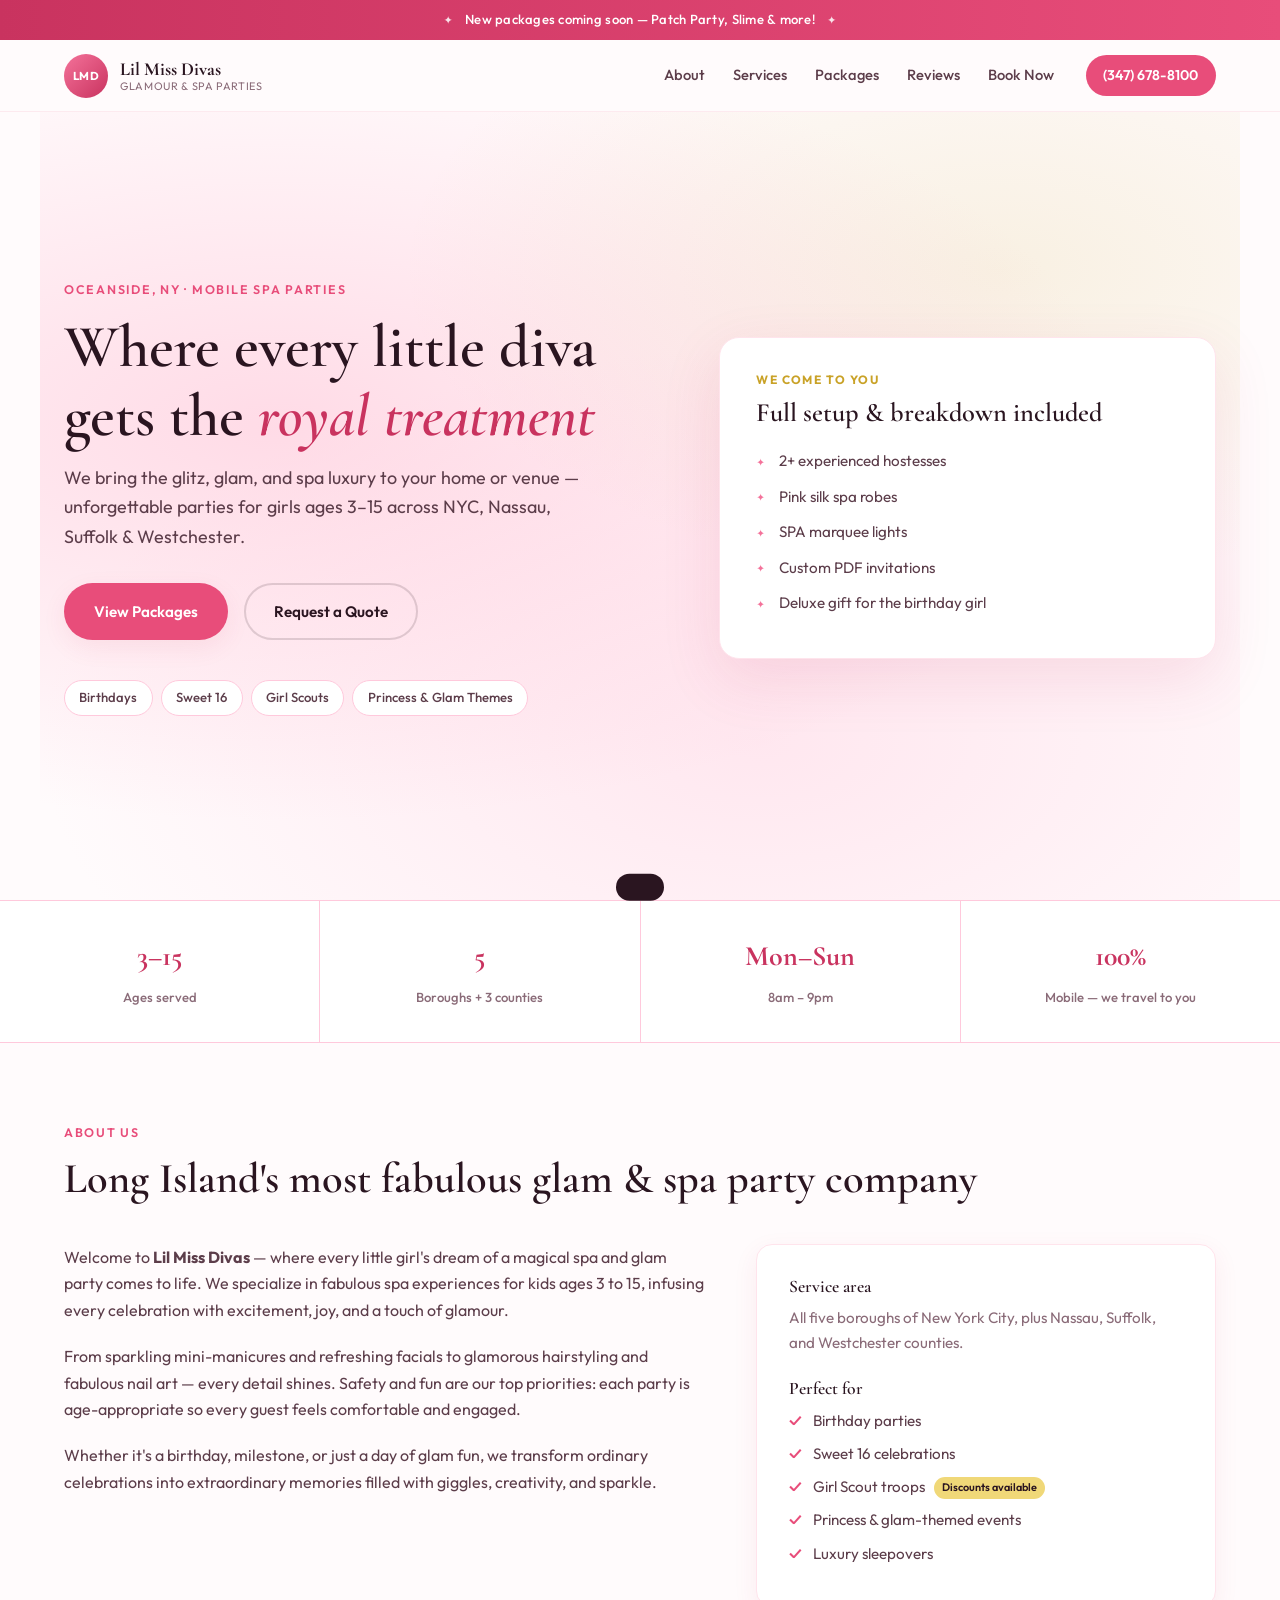
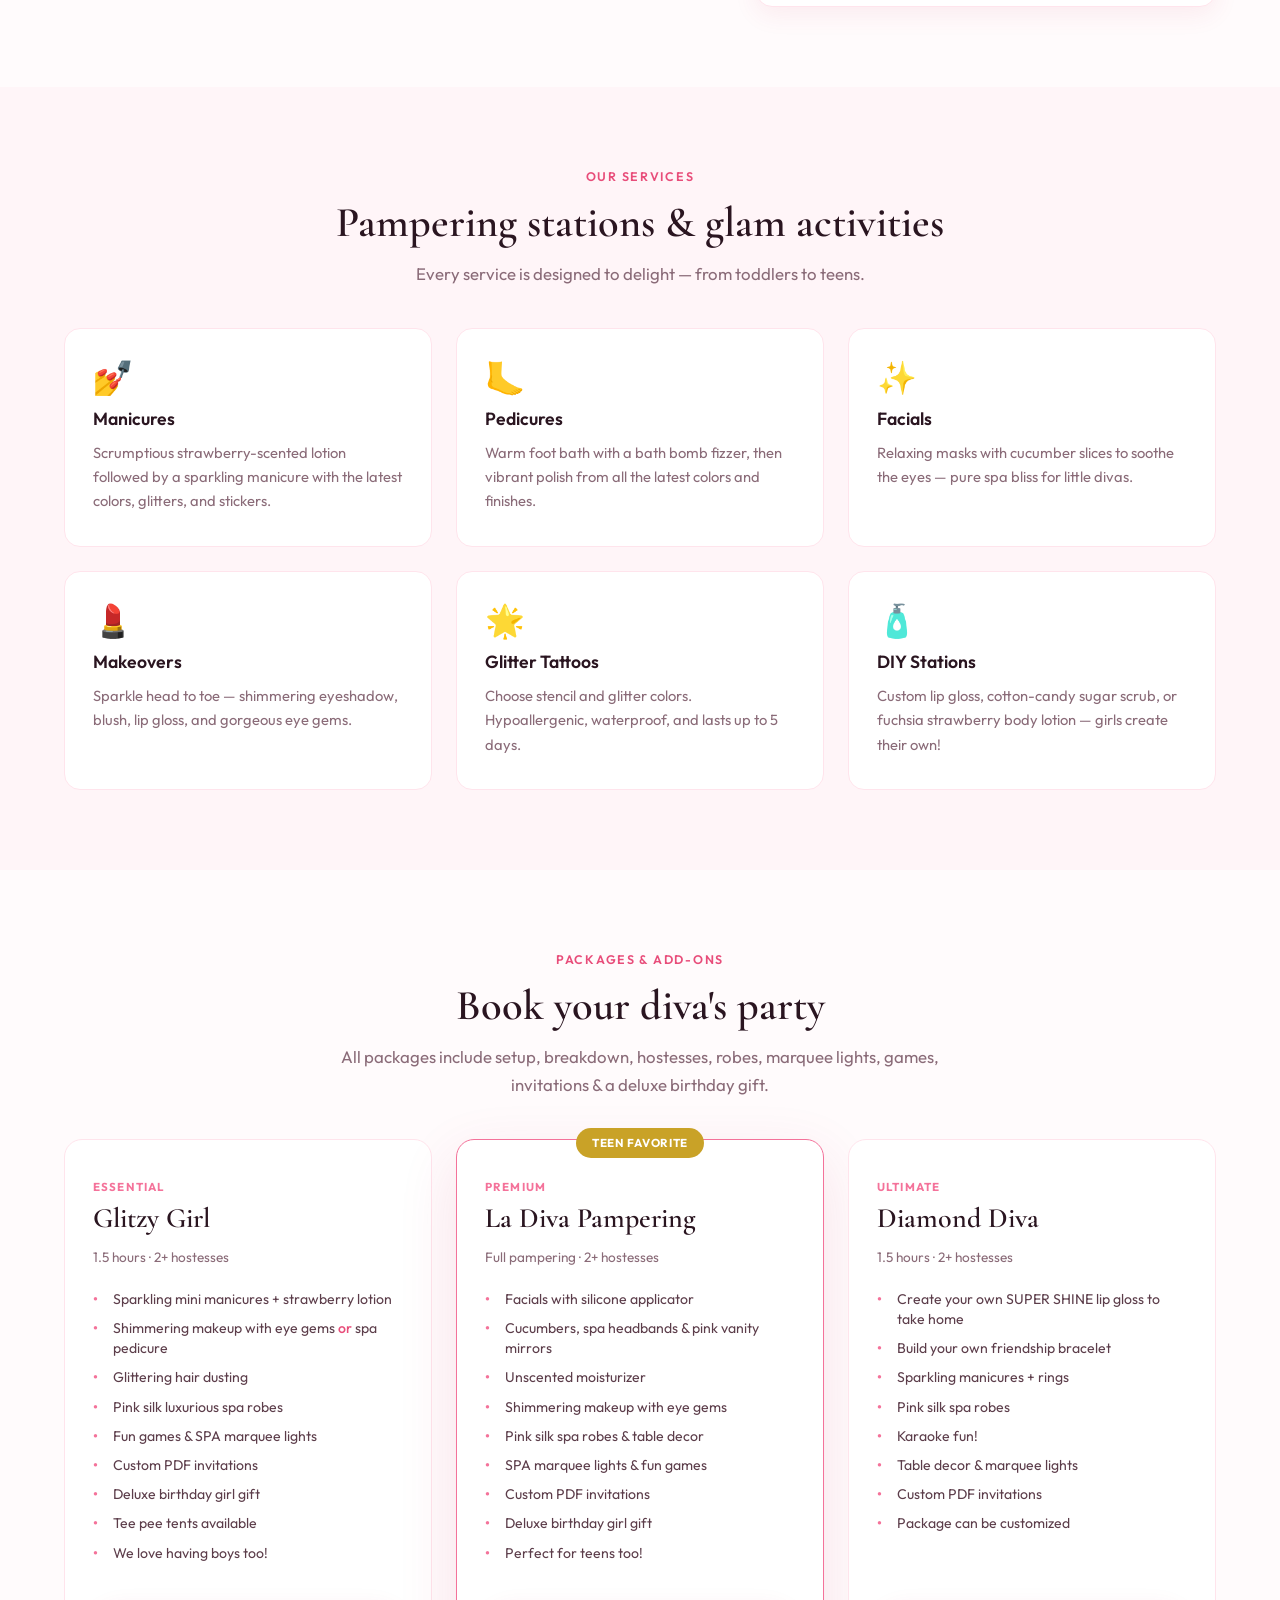
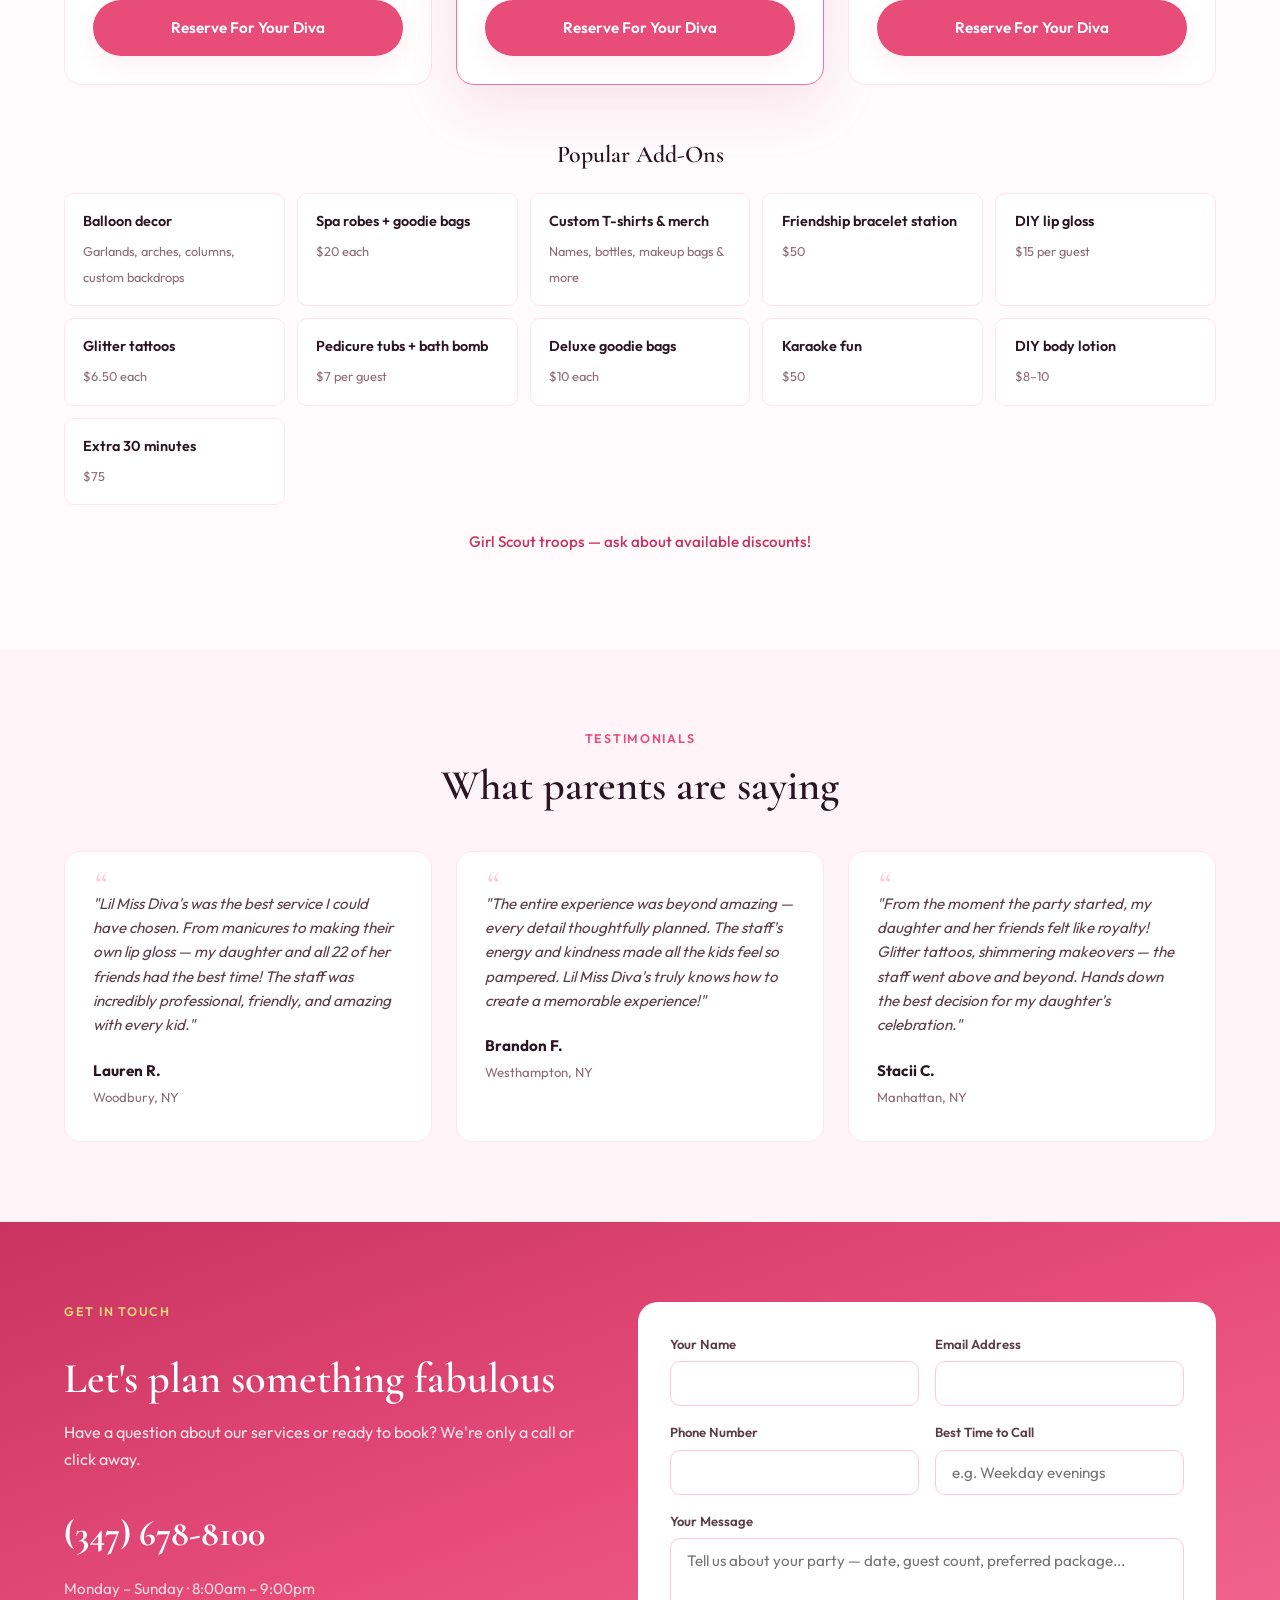
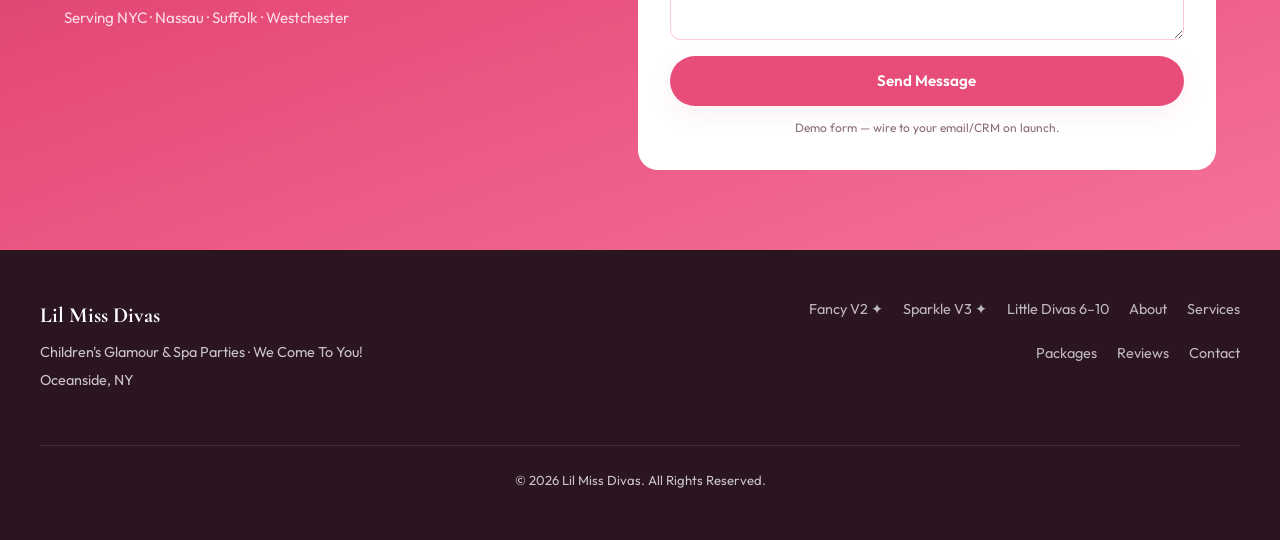
<file: index.html>
<!DOCTYPE html>
<html lang="en">
<head>
  <meta charset="UTF-8" />
  <meta name="viewport" content="width=device-width, initial-scale=1.0" />
  <meta name="description" content="Lil Miss Divas — Long Island's premier mobile glamour & spa parties for girls ages 3–15. We come to you across NYC, Nassau, Suffolk & Westchester." />
  <title>Lil Miss Divas | Glamour & Spa Parties — We Come To You</title>
  <link rel="preconnect" href="https://fonts.googleapis.com" />
  <link rel="preconnect" href="https://fonts.gstatic.com" crossorigin />
  <link href="https://fonts.googleapis.com/css2?family=Cormorant+Garamond:ital,wght@0,500;0,600;0,700;1,500&family=Outfit:wght@300;400;500;600;700&display=swap" rel="stylesheet" />
  <link rel="stylesheet" href="styles.css" />
</head>
<body>
  <div class="announcement" role="status">
    <span class="announcement__sparkle" aria-hidden="true">✦</span>
    New packages coming soon — Patch Party, Slime & more!
    <span class="announcement__sparkle" aria-hidden="true">✦</span>
  </div>

  <header class="header" id="top">
    <div class="header__inner">
      <a class="logo" href="#top">
        <span class="logo__mark">LMD</span>
        <span class="logo__text">
          <strong>Lil Miss Divas</strong>
          <small>Glamour & Spa Parties</small>
        </span>
      </a>
      <button class="nav-toggle" aria-label="Open menu" aria-expanded="false">
        <span></span><span></span><span></span>
      </button>
      <nav class="nav" aria-label="Main">
        <a href="#about">About</a>
        <a href="#services">Services</a>
        <a href="#packages">Packages</a>
        <a href="#reviews">Reviews</a>
        <a href="#contact">Book Now</a>
      </nav>
      <a class="header__cta" href="tel:3476788100">(347) 678-8100</a>
    </div>
  </header>

  <main>
    <section class="hero">
      <div class="hero__bg" aria-hidden="true"></div>
      <div class="hero__content">
        <p class="eyebrow">Oceanside, NY · Mobile Spa Parties</p>
        <h1>Where every little diva gets the <em>royal treatment</em></h1>
        <p class="hero__lead">
          We bring the glitz, glam, and spa luxury to your home or venue — unforgettable parties for girls ages 3–15 across NYC, Nassau, Suffolk & Westchester.
        </p>
        <div class="hero__actions">
          <a class="btn btn--primary" href="#packages">View Packages</a>
          <a class="btn btn--ghost" href="#contact">Request a Quote</a>
        </div>
        <ul class="hero__chips">
          <li>Birthdays</li>
          <li>Sweet 16</li>
          <li>Girl Scouts</li>
          <li>Princess & Glam Themes</li>
        </ul>
      </div>
      <div class="hero__card">
        <div class="hero__card-inner">
          <p class="hero__card-label">We Come To You</p>
          <h2>Full setup & breakdown included</h2>
          <ul>
            <li>2+ experienced hostesses</li>
            <li>Pink silk spa robes</li>
            <li>SPA marquee lights</li>
            <li>Custom PDF invitations</li>
            <li>Deluxe gift for the birthday girl</li>
          </ul>
        </div>
      </div>
    </section>

    <section class="trust">
      <div class="trust__item">
        <span class="trust__num">3–15</span>
        <span class="trust__label">Ages served</span>
      </div>
      <div class="trust__item">
        <span class="trust__num">5</span>
        <span class="trust__label">Boroughs + 3 counties</span>
      </div>
      <div class="trust__item">
        <span class="trust__num">Mon–Sun</span>
        <span class="trust__label">8am – 9pm</span>
      </div>
      <div class="trust__item">
        <span class="trust__num">100%</span>
        <span class="trust__label">Mobile — we travel to you</span>
      </div>
    </section>

    <section class="section" id="about">
      <div class="section__header">
        <p class="eyebrow">About Us</p>
        <h2>Long Island's most fabulous glam & spa party company</h2>
      </div>
      <div class="about-grid">
        <div class="about-grid__text">
          <p>
            Welcome to <strong>Lil Miss Divas</strong> — where every little girl's dream of a magical spa and glam party comes to life. We specialize in fabulous spa experiences for kids ages 3 to 15, infusing every celebration with excitement, joy, and a touch of glamour.
          </p>
          <p>
            From sparkling mini-manicures and refreshing facials to glamorous hairstyling and fabulous nail art — every detail shines. Safety and fun are our top priorities: each party is age-appropriate so every guest feels comfortable and engaged.
          </p>
          <p>
            Whether it's a birthday, milestone, or just a day of glam fun, we transform ordinary celebrations into extraordinary memories filled with giggles, creativity, and sparkle.
          </p>
        </div>
        <aside class="about-grid__aside">
          <h3>Service area</h3>
          <p>All five boroughs of New York City, plus Nassau, Suffolk, and Westchester counties.</p>
          <h3>Perfect for</h3>
          <ul class="check-list">
            <li>Birthday parties</li>
            <li>Sweet 16 celebrations</li>
            <li>Girl Scout troops <span class="badge">Discounts available</span></li>
            <li>Princess & glam-themed events</li>
            <li>Luxury sleepovers</li>
          </ul>
        </aside>
      </div>
    </section>

    <section class="section section--alt" id="services">
      <div class="section__header section__header--center">
        <p class="eyebrow">Our Services</p>
        <h2>Pampering stations & glam activities</h2>
        <p class="section__sub">Every service is designed to delight — from toddlers to teens.</p>
      </div>
      <div class="services-grid">
        <article class="service-card">
          <div class="service-card__icon">💅</div>
          <h3>Manicures</h3>
          <p>Scrumptious strawberry-scented lotion followed by a sparkling manicure with the latest colors, glitters, and stickers.</p>
        </article>
        <article class="service-card">
          <div class="service-card__icon">🦶</div>
          <h3>Pedicures</h3>
          <p>Warm foot bath with a bath bomb fizzer, then vibrant polish from all the latest colors and finishes.</p>
        </article>
        <article class="service-card">
          <div class="service-card__icon">✨</div>
          <h3>Facials</h3>
          <p>Relaxing masks with cucumber slices to soothe the eyes — pure spa bliss for little divas.</p>
        </article>
        <article class="service-card">
          <div class="service-card__icon">💄</div>
          <h3>Makeovers</h3>
          <p>Sparkle head to toe — shimmering eyeshadow, blush, lip gloss, and gorgeous eye gems.</p>
        </article>
        <article class="service-card">
          <div class="service-card__icon">🌟</div>
          <h3>Glitter Tattoos</h3>
          <p>Choose stencil and glitter colors. Hypoallergenic, waterproof, and lasts up to 5 days.</p>
        </article>
        <article class="service-card">
          <div class="service-card__icon">🧴</div>
          <h3>DIY Stations</h3>
          <p>Custom lip gloss, cotton-candy sugar scrub, or fuchsia strawberry body lotion — girls create their own!</p>
        </article>
      </div>
    </section>

    <section class="section" id="packages">
      <div class="section__header section__header--center">
        <p class="eyebrow">Packages & Add-Ons</p>
        <h2>Book your diva's party</h2>
        <p class="section__sub">All packages include setup, breakdown, hostesses, robes, marquee lights, games, invitations & a deluxe birthday gift.</p>
      </div>
      <div class="packages-grid">
        <article class="package-card">
          <div class="package-card__head">
            <span class="package-card__tier">Essential</span>
            <h3>Glitzy Girl</h3>
            <p class="package-card__duration">1.5 hours · 2+ hostesses</p>
          </div>
          <ul class="package-card__list">
            <li>Sparkling mini manicures + strawberry lotion</li>
            <li>Shimmering makeup with eye gems <em>or</em> spa pedicure</li>
            <li>Glittering hair dusting</li>
            <li>Pink silk luxurious spa robes</li>
            <li>Fun games & SPA marquee lights</li>
            <li>Custom PDF invitations</li>
            <li>Deluxe birthday girl gift</li>
            <li>Tee pee tents available</li>
            <li>We love having boys too!</li>
          </ul>
          <a class="btn btn--primary btn--block" href="#contact">Reserve For Your Diva</a>
        </article>

        <article class="package-card package-card--featured">
          <div class="package-card__ribbon">Teen Favorite</div>
          <div class="package-card__head">
            <span class="package-card__tier">Premium</span>
            <h3>La Diva Pampering</h3>
            <p class="package-card__duration">Full pampering · 2+ hostesses</p>
          </div>
          <ul class="package-card__list">
            <li>Facials with silicone applicator</li>
            <li>Cucumbers, spa headbands & pink vanity mirrors</li>
            <li>Unscented moisturizer</li>
            <li>Shimmering makeup with eye gems</li>
            <li>Pink silk spa robes & table decor</li>
            <li>SPA marquee lights & fun games</li>
            <li>Custom PDF invitations</li>
            <li>Deluxe birthday girl gift</li>
            <li>Perfect for teens too!</li>
          </ul>
          <a class="btn btn--primary btn--block" href="#contact">Reserve For Your Diva</a>
        </article>

        <article class="package-card">
          <div class="package-card__head">
            <span class="package-card__tier">Ultimate</span>
            <h3>Diamond Diva</h3>
            <p class="package-card__duration">1.5 hours · 2+ hostesses</p>
          </div>
          <ul class="package-card__list">
            <li>Create your own SUPER SHINE lip gloss to take home</li>
            <li>Build your own friendship bracelet</li>
            <li>Sparkling manicures + rings</li>
            <li>Pink silk spa robes</li>
            <li>Karaoke fun!</li>
            <li>Table decor & marquee lights</li>
            <li>Custom PDF invitations</li>
            <li>Package can be customized</li>
          </ul>
          <a class="btn btn--primary btn--block" href="#contact">Reserve For Your Diva</a>
        </article>
      </div>

      <div class="addons">
        <h3>Popular Add-Ons</h3>
        <div class="addons-grid">
          <div class="addon"><span>Balloon decor</span><small>Garlands, arches, columns, custom backdrops</small></div>
          <div class="addon"><span>Spa robes + goodie bags</span><small>$20 each</small></div>
          <div class="addon"><span>Custom T-shirts & merch</span><small>Names, bottles, makeup bags & more</small></div>
          <div class="addon"><span>Friendship bracelet station</span><small>$50</small></div>
          <div class="addon"><span>DIY lip gloss</span><small>$15 per guest</small></div>
          <div class="addon"><span>Glitter tattoos</span><small>$6.50 each</small></div>
          <div class="addon"><span>Pedicure tubs + bath bomb</span><small>$7 per guest</small></div>
          <div class="addon"><span>Deluxe goodie bags</span><small>$10 each</small></div>
          <div class="addon"><span>Karaoke fun</span><small>$50</small></div>
          <div class="addon"><span>DIY body lotion</span><small>$8–10</small></div>
          <div class="addon"><span>Extra 30 minutes</span><small>$75</small></div>
        </div>
        <p class="addons__note">Girl Scout troops — ask about available discounts!</p>
      </div>
    </section>

    <section class="section section--alt" id="reviews">
      <div class="section__header section__header--center">
        <p class="eyebrow">Testimonials</p>
        <h2>What parents are saying</h2>
      </div>
      <div class="reviews-grid">
        <blockquote class="review">
          <p>"Lil Miss Diva's was the best service I could have chosen. From manicures to making their own lip gloss — my daughter and all 22 of her friends had the best time! The staff was incredibly professional, friendly, and amazing with every kid."</p>
          <footer>
            <strong>Lauren R.</strong>
            <span>Woodbury, NY</span>
          </footer>
        </blockquote>
        <blockquote class="review">
          <p>"The entire experience was beyond amazing — every detail thoughtfully planned. The staff's energy and kindness made all the kids feel so pampered. Lil Miss Diva's truly knows how to create a memorable experience!"</p>
          <footer>
            <strong>Brandon F.</strong>
            <span>Westhampton, NY</span>
          </footer>
        </blockquote>
        <blockquote class="review">
          <p>"From the moment the party started, my daughter and her friends felt like royalty! Glitter tattoos, shimmering makeovers — the staff went above and beyond. Hands down the best decision for my daughter's celebration."</p>
          <footer>
            <strong>Stacii C.</strong>
            <span>Manhattan, NY</span>
          </footer>
        </blockquote>
      </div>
    </section>

    <section class="section contact-section" id="contact">
      <div class="contact-grid">
        <div class="contact-grid__info">
          <p class="eyebrow">Get In Touch</p>
          <h2>Let's plan something fabulous</h2>
          <p>Have a question about our services or ready to book? We're only a call or click away.</p>
          <div class="contact-details">
            <a class="contact-phone" href="tel:3476788100">(347) 678-8100</a>
            <p class="contact-hours">Monday – Sunday · 8:00am – 9:00pm</p>
            <p class="contact-area">Serving NYC · Nassau · Suffolk · Westchester</p>
          </div>
        </div>
        <form class="contact-form" id="contactForm">
          <div class="form-row">
            <label>
              Your Name
              <input type="text" name="name" required autocomplete="name" />
            </label>
            <label>
              Email Address
              <input type="email" name="email" required autocomplete="email" />
            </label>
          </div>
          <div class="form-row">
            <label>
              Phone Number
              <input type="tel" name="phone" autocomplete="tel" />
            </label>
            <label>
              Best Time to Call
              <input type="text" name="best_time" placeholder="e.g. Weekday evenings" />
            </label>
          </div>
          <label>
            Your Message
            <textarea name="message" rows="4" required placeholder="Tell us about your party — date, guest count, preferred package..."></textarea>
          </label>
          <button type="submit" class="btn btn--primary btn--block">Send Message</button>
          <p class="form-note">Demo form — wire to your email/CRM on launch.</p>
        </form>
      </div>
    </section>
  </main>

  <footer class="footer">
    <div class="footer__inner">
      <div class="footer__brand">
        <strong>Lil Miss Divas</strong>
        <p>Children's Glamour & Spa Parties · We Come To You!</p>
        <p>Oceanside, NY</p>
      </div>
      <nav class="footer__nav" aria-label="Footer">
        <a href="v2/">Fancy V2 ✦</a>
        <a href="v3/">Sparkle V3 ✦</a>
        <a href="kids.html">Little Divas 6–10</a>
        <a href="#about">About</a>
        <a href="#services">Services</a>
        <a href="#packages">Packages</a>
        <a href="#reviews">Reviews</a>
        <a href="#contact">Contact</a>
      </nav>
      <p class="footer__copy">© 2026 Lil Miss Divas. All Rights Reserved.</p>
    </div>
  </footer>

  <div class="toast" id="toast" role="status" aria-live="polite"></div>
  <script src="app.js"></script>
</body>
</html>
</file>
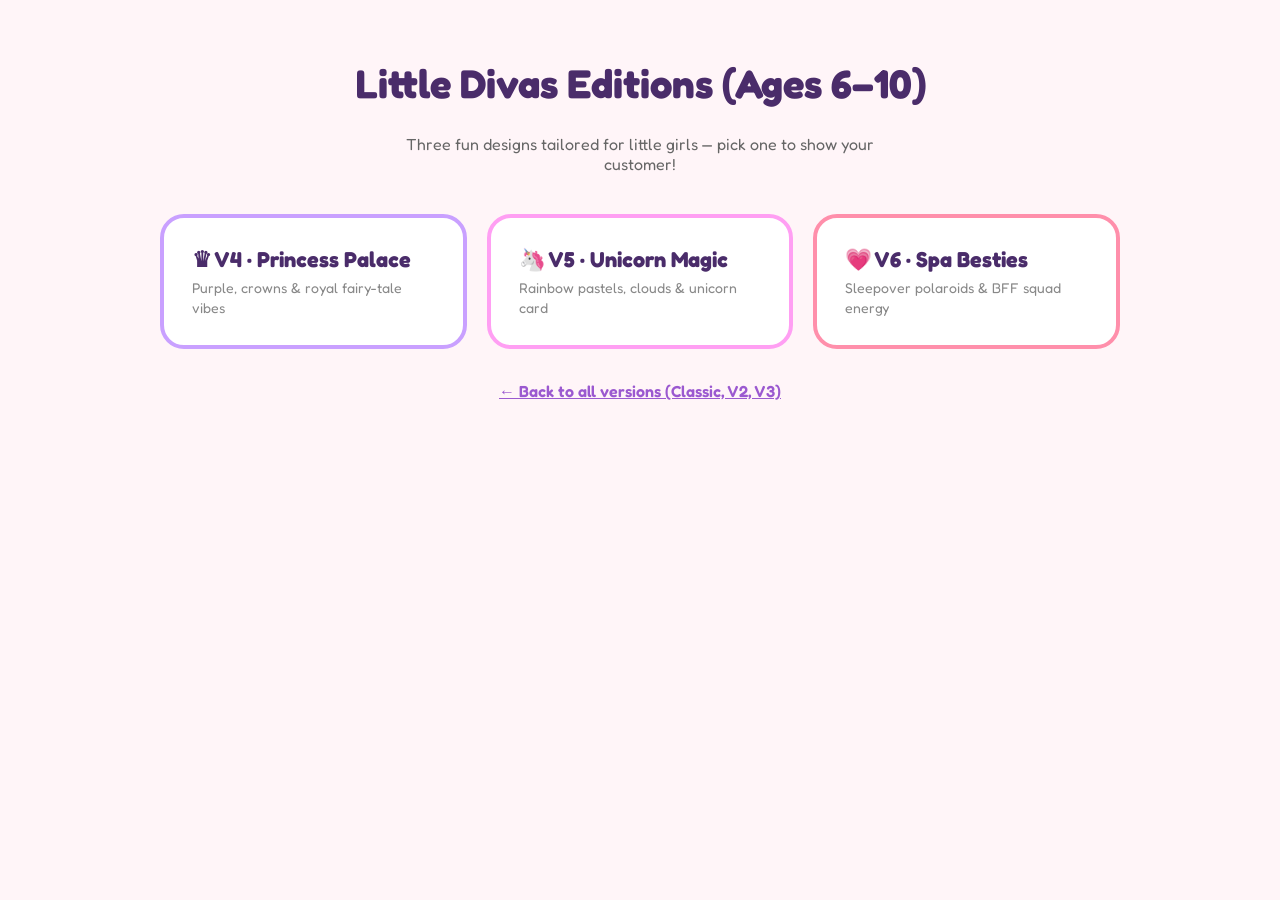
<file: kids.html>
<!DOCTYPE html>
<html lang="en">
<head>
  <meta charset="UTF-8" />
  <meta name="viewport" content="width=device-width, initial-scale=1.0" />
  <title>Lil Miss Divas · Little Divas Editions (Ages 6–10)</title>
  <link href="https://fonts.googleapis.com/css2?family=Fredoka:wght@500;600;700&display=swap" rel="stylesheet" />
  <style>
    * { box-sizing: border-box; }
    body { margin: 0; font-family: Fredoka, sans-serif; background: #fff5f8; color: #4a2c6a; padding: 2rem 1rem; }
    h1 { text-align: center; font-size: clamp(1.75rem, 4vw, 2.5rem); }
    p.sub { text-align: center; max-width: 32rem; margin: 0 auto 2.5rem; color: #666; }
    .grid { display: grid; grid-template-columns: repeat(auto-fit, minmax(260px, 1fr)); gap: 1.25rem; max-width: 960px; margin: 0 auto; }
    a.card {
      display: block; background: #fff; border-radius: 24px; padding: 1.75rem;
      text-decoration: none; color: inherit; border: 4px solid #ffcce8;
      transition: transform 0.2s;
    }
    a.card:hover { transform: translateY(-4px); }
    a.card strong { display: block; font-size: 1.35rem; margin-bottom: 0.35rem; }
    a.card span { font-size: 0.88rem; color: #888; }
    .back { display: block; text-align: center; margin-top: 2rem; color: #9b59d0; font-weight: 600; }
  </style>
</head>
<body>
  <h1>Little Divas Editions (Ages 6–10)</h1>
  <p class="sub">Three fun designs tailored for little girls — pick one to show your customer!</p>
  <div class="grid">
    <a class="card" href="v4/" style="border-color:#c9a0ff">
      <strong>♛ V4 · Princess Palace</strong>
      <span>Purple, crowns &amp; royal fairy-tale vibes</span>
    </a>
    <a class="card" href="v5/" style="border-color:#ff9ff3">
      <strong>🦄 V5 · Unicorn Magic</strong>
      <span>Rainbow pastels, clouds &amp; unicorn card</span>
    </a>
    <a class="card" href="v6/" style="border-color:#ff8fab">
      <strong>💗 V6 · Spa Besties</strong>
      <span>Sleepover polaroids &amp; BFF squad energy</span>
    </a>
  </div>
  <a class="back" href="./">← Back to all versions (Classic, V2, V3)</a>
</body>
</html>
</file>
<file: styles.css>
/* Lil Miss Divas — Redesign Concept */

:root {
  --pink-50: #fff5f8;
  --pink-100: #ffe4ec;
  --pink-200: #ffc9dc;
  --pink-300: #ff9fbe;
  --pink-400: #f4729a;
  --pink-500: #e84d7a;
  --pink-600: #c9335f;
  --pink-700: #a6254d;
  --gold: #c9a227;
  --gold-light: #f0d878;
  --ink: #2a1520;
  --ink-soft: #5c3d4a;
  --ink-muted: #8a6b78;
  --white: #ffffff;
  --cream: #fffbfc;
  --radius: 16px;
  --radius-sm: 10px;
  --shadow: 0 20px 60px rgba(200, 51, 95, 0.12);
  --shadow-sm: 0 8px 24px rgba(200, 51, 95, 0.08);
  --font-display: "Cormorant Garamond", Georgia, serif;
  --font-body: "Outfit", system-ui, sans-serif;
  --header-h: 72px;
  --announce-h: 40px;
}

*, *::before, *::after { box-sizing: border-box; }

html {
  scroll-behavior: smooth;
  scroll-padding-top: calc(var(--header-h) + var(--announce-h) + 16px);
}

body {
  margin: 0;
  font-family: var(--font-body);
  font-size: 1rem;
  line-height: 1.65;
  color: var(--ink);
  background: var(--cream);
  -webkit-font-smoothing: antialiased;
}

img { max-width: 100%; display: block; }

a { color: var(--pink-600); text-decoration: none; transition: color 0.2s; }
a:hover { color: var(--pink-500); }

h1, h2, h3 {
  font-family: var(--font-display);
  font-weight: 600;
  line-height: 1.15;
  margin: 0 0 0.75rem;
}

h1 { font-size: clamp(2.4rem, 5vw, 3.75rem); }
h2 { font-size: clamp(1.85rem, 3.5vw, 2.65rem); }
h3 { font-size: 1.35rem; }

em { font-style: italic; color: var(--pink-600); }

.eyebrow {
  font-size: 0.78rem;
  font-weight: 600;
  letter-spacing: 0.14em;
  text-transform: uppercase;
  color: var(--pink-500);
  margin: 0 0 0.75rem;
}

/* Announcement bar */
.announcement {
  position: fixed;
  top: 0;
  left: 0;
  right: 0;
  z-index: 200;
  height: var(--announce-h);
  display: flex;
  align-items: center;
  justify-content: center;
  gap: 0.75rem;
  background: linear-gradient(90deg, var(--pink-600), var(--pink-500), var(--pink-600));
  background-size: 200% 100%;
  animation: shimmer-bar 8s ease infinite;
  color: var(--white);
  font-size: 0.82rem;
  font-weight: 500;
  letter-spacing: 0.02em;
}

.announcement__sparkle { opacity: 0.85; font-size: 0.7rem; }

@keyframes shimmer-bar {
  0%, 100% { background-position: 0% 50%; }
  50% { background-position: 100% 50%; }
}

/* Header */
.header {
  position: fixed;
  top: var(--announce-h);
  left: 0;
  right: 0;
  z-index: 100;
  height: var(--header-h);
  background: rgba(255, 251, 252, 0.88);
  backdrop-filter: blur(14px);
  border-bottom: 1px solid rgba(232, 77, 122, 0.1);
}

.header__inner {
  max-width: 1200px;
  margin: 0 auto;
  padding: 0 1.5rem;
  height: 100%;
  display: flex;
  align-items: center;
  gap: 2rem;
}

.logo {
  display: flex;
  align-items: center;
  gap: 0.75rem;
  color: var(--ink);
  flex-shrink: 0;
}

.logo:hover { color: var(--ink); }

.logo__mark {
  width: 44px;
  height: 44px;
  border-radius: 50%;
  background: linear-gradient(135deg, var(--pink-400), var(--pink-600));
  color: var(--white);
  font-size: 0.72rem;
  font-weight: 700;
  letter-spacing: 0.04em;
  display: grid;
  place-items: center;
}

.logo__text {
  display: flex;
  flex-direction: column;
  line-height: 1.2;
}

.logo__text strong {
  font-family: var(--font-display);
  font-size: 1.15rem;
  font-weight: 700;
}

.logo__text small {
  font-size: 0.68rem;
  color: var(--ink-muted);
  letter-spacing: 0.06em;
  text-transform: uppercase;
}

.nav {
  display: flex;
  gap: 1.75rem;
  margin-left: auto;
}

.nav a {
  color: var(--ink-soft);
  font-size: 0.92rem;
  font-weight: 500;
}

.nav a:hover { color: var(--pink-600); }

.header__cta {
  padding: 0.55rem 1.1rem;
  border-radius: 999px;
  background: var(--pink-500);
  color: var(--white) !important;
  font-size: 0.88rem;
  font-weight: 600;
  white-space: nowrap;
}

.header__cta:hover {
  background: var(--pink-600);
  color: var(--white) !important;
}

.nav-toggle {
  display: none;
  flex-direction: column;
  gap: 5px;
  background: none;
  border: none;
  cursor: pointer;
  padding: 4px;
  margin-left: auto;
}

.nav-toggle span {
  display: block;
  width: 22px;
  height: 2px;
  background: var(--ink);
  border-radius: 2px;
  transition: transform 0.25s, opacity 0.25s;
}

/* Buttons */
.btn {
  display: inline-flex;
  align-items: center;
  justify-content: center;
  padding: 0.85rem 1.75rem;
  border-radius: 999px;
  font-family: var(--font-body);
  font-size: 0.95rem;
  font-weight: 600;
  border: 2px solid transparent;
  cursor: pointer;
  transition: transform 0.2s, background 0.2s, box-shadow 0.2s;
}

.btn:hover { transform: translateY(-2px); }

.btn--primary {
  background: var(--pink-500);
  color: var(--white);
  box-shadow: var(--shadow-sm);
}

.btn--primary:hover {
  background: var(--pink-600);
  color: var(--white);
  box-shadow: var(--shadow);
}

.btn--ghost {
  background: transparent;
  color: var(--ink);
  border-color: rgba(42, 21, 32, 0.15);
}

.btn--ghost:hover {
  border-color: var(--pink-400);
  color: var(--pink-600);
}

.btn--block { width: 100%; }

/* Hero */
.hero {
  position: relative;
  min-height: 100vh;
  padding: calc(var(--header-h) + var(--announce-h) + 3rem) 1.5rem 4rem;
  max-width: 1200px;
  margin: 0 auto;
  display: grid;
  grid-template-columns: 1.1fr 0.9fr;
  gap: 3rem;
  align-items: center;
}

.hero__bg {
  position: absolute;
  inset: 0;
  top: calc(var(--header-h) + var(--announce-h));
  background:
    radial-gradient(ellipse 70% 50% at 20% 40%, rgba(255, 159, 190, 0.35), transparent),
    radial-gradient(ellipse 50% 40% at 80% 20%, rgba(201, 162, 39, 0.12), transparent),
    radial-gradient(ellipse 60% 50% at 60% 80%, rgba(255, 201, 220, 0.4), transparent);
  pointer-events: none;
  z-index: -1;
}

.hero__lead {
  font-size: 1.12rem;
  color: var(--ink-soft);
  max-width: 34rem;
  margin: 0 0 2rem;
}

.hero__actions {
  display: flex;
  flex-wrap: wrap;
  gap: 1rem;
  margin-bottom: 2.5rem;
}

.hero__chips {
  list-style: none;
  padding: 0;
  margin: 0;
  display: flex;
  flex-wrap: wrap;
  gap: 0.5rem;
}

.hero__chips li {
  padding: 0.4rem 0.9rem;
  border-radius: 999px;
  background: var(--white);
  border: 1px solid var(--pink-200);
  font-size: 0.82rem;
  font-weight: 500;
  color: var(--ink-soft);
}

.hero__card {
  animation: float 6s ease-in-out infinite;
}

@keyframes float {
  0%, 100% { transform: translateY(0); }
  50% { transform: translateY(-10px); }
}

.hero__card-inner {
  background: var(--white);
  border-radius: calc(var(--radius) + 4px);
  padding: 2rem 2.25rem;
  box-shadow: var(--shadow);
  border: 1px solid var(--pink-100);
}

.hero__card-label {
  font-size: 0.75rem;
  font-weight: 700;
  letter-spacing: 0.12em;
  text-transform: uppercase;
  color: var(--gold);
  margin: 0 0 0.5rem;
}

.hero__card-inner h2 {
  font-size: 1.65rem;
  margin-bottom: 1.25rem;
}

.hero__card-inner ul {
  margin: 0;
  padding: 0;
  list-style: none;
}

.hero__card-inner li {
  position: relative;
  padding-left: 1.4rem;
  margin-bottom: 0.65rem;
  color: var(--ink-soft);
  font-size: 0.95rem;
}

.hero__card-inner li::before {
  content: "✦";
  position: absolute;
  left: 0;
  color: var(--pink-400);
  font-size: 0.65rem;
  top: 0.35rem;
}

/* Trust bar */
.trust {
  display: grid;
  grid-template-columns: repeat(4, 1fr);
  gap: 1px;
  background: var(--pink-200);
  border-top: 1px solid var(--pink-200);
  border-bottom: 1px solid var(--pink-200);
}

.trust__item {
  background: var(--white);
  padding: 2rem 1.5rem;
  text-align: center;
}

.trust__num {
  display: block;
  font-family: var(--font-display);
  font-size: 1.75rem;
  font-weight: 700;
  color: var(--pink-600);
  margin-bottom: 0.25rem;
}

.trust__label {
  font-size: 0.82rem;
  color: var(--ink-muted);
  font-weight: 500;
}

/* Sections */
.section {
  padding: 5rem 1.5rem;
  max-width: 1200px;
  margin: 0 auto;
}

.section--alt {
  max-width: none;
  background: var(--pink-50);
  padding-left: 0;
  padding-right: 0;
}

.section--alt > *:not(.section__header) {
  max-width: 1200px;
  margin-left: auto;
  margin-right: auto;
  padding-left: 1.5rem;
  padding-right: 1.5rem;
}

.section__header { margin-bottom: 2.5rem; }
.section__header--center { text-align: center; max-width: 640px; margin-left: auto; margin-right: auto; }

.section__sub {
  color: var(--ink-muted);
  margin: 0;
  font-size: 1.05rem;
}

/* About */
.about-grid {
  display: grid;
  grid-template-columns: 1.4fr 1fr;
  gap: 3rem;
  align-items: start;
}

.about-grid__text p {
  color: var(--ink-soft);
  margin: 0 0 1.25rem;
}

.about-grid__aside {
  background: var(--white);
  border-radius: var(--radius);
  padding: 2rem;
  border: 1px solid var(--pink-100);
  box-shadow: var(--shadow-sm);
}

.about-grid__aside h3 {
  font-size: 1.1rem;
  margin-top: 1.5rem;
  margin-bottom: 0.5rem;
}

.about-grid__aside h3:first-child { margin-top: 0; }

.about-grid__aside p { color: var(--ink-muted); margin: 0 0 0.5rem; font-size: 0.95rem; }

.check-list {
  list-style: none;
  padding: 0;
  margin: 0;
}

.check-list li {
  position: relative;
  padding-left: 1.5rem;
  margin-bottom: 0.5rem;
  font-size: 0.95rem;
  color: var(--ink-soft);
}

.check-list li::before {
  content: "✓";
  position: absolute;
  left: 0;
  color: var(--pink-500);
  font-weight: 700;
}

.badge {
  display: inline-block;
  margin-left: 0.35rem;
  padding: 0.15rem 0.5rem;
  border-radius: 999px;
  background: var(--gold-light);
  color: var(--ink);
  font-size: 0.68rem;
  font-weight: 600;
  vertical-align: middle;
}

/* Services */
.services-grid {
  display: grid;
  grid-template-columns: repeat(3, 1fr);
  gap: 1.5rem;
}

.service-card {
  background: var(--white);
  border-radius: var(--radius);
  padding: 2rem 1.75rem;
  border: 1px solid var(--pink-100);
  transition: transform 0.25s, box-shadow 0.25s;
}

.service-card:hover {
  transform: translateY(-4px);
  box-shadow: var(--shadow-sm);
}

.service-card__icon {
  font-size: 2rem;
  margin-bottom: 1rem;
  line-height: 1;
}

.service-card h3 {
  font-family: var(--font-body);
  font-weight: 600;
  font-size: 1.1rem;
}

.service-card p {
  margin: 0;
  font-size: 0.92rem;
  color: var(--ink-muted);
}

/* Packages */
.packages-grid {
  display: grid;
  grid-template-columns: repeat(3, 1fr);
  gap: 1.5rem;
  margin-bottom: 3.5rem;
}

.package-card {
  position: relative;
  background: var(--white);
  border-radius: calc(var(--radius) + 2px);
  padding: 2rem 1.75rem 1.75rem;
  border: 1px solid var(--pink-100);
  display: flex;
  flex-direction: column;
}

.package-card--featured {
  border-color: var(--pink-400);
  box-shadow: var(--shadow);
  transform: scale(1.02);
}

.package-card__ribbon {
  position: absolute;
  top: -12px;
  left: 50%;
  transform: translateX(-50%);
  background: var(--gold);
  color: var(--white);
  font-size: 0.72rem;
  font-weight: 700;
  letter-spacing: 0.06em;
  text-transform: uppercase;
  padding: 0.35rem 1rem;
  border-radius: 999px;
}

.package-card__tier {
  font-size: 0.72rem;
  font-weight: 700;
  letter-spacing: 0.1em;
  text-transform: uppercase;
  color: var(--pink-400);
}

.package-card__head h3 {
  font-family: var(--font-display);
  font-size: 1.75rem;
  margin-top: 0.25rem;
}

.package-card__duration {
  font-size: 0.85rem;
  color: var(--ink-muted);
  margin: 0 0 1.25rem;
}

.package-card__list {
  list-style: none;
  padding: 0;
  margin: 0 0 1.75rem;
  flex: 1;
}

.package-card__list li {
  position: relative;
  padding-left: 1.25rem;
  margin-bottom: 0.55rem;
  font-size: 0.88rem;
  color: var(--ink-soft);
  line-height: 1.45;
}

.package-card__list li::before {
  content: "•";
  position: absolute;
  left: 0;
  color: var(--pink-400);
  font-weight: bold;
}

.package-card__list em { font-style: normal; color: var(--pink-500); font-weight: 500; }

/* Add-ons */
.addons h3 {
  text-align: center;
  font-family: var(--font-display);
  font-size: 1.5rem;
  margin-bottom: 1.5rem;
}

.addons-grid {
  display: grid;
  grid-template-columns: repeat(auto-fill, minmax(220px, 1fr));
  gap: 0.75rem;
}

.addon {
  background: var(--white);
  border-radius: var(--radius-sm);
  padding: 1rem 1.15rem;
  border: 1px solid var(--pink-100);
}

.addon span {
  display: block;
  font-weight: 600;
  font-size: 0.9rem;
  margin-bottom: 0.2rem;
}

.addon small {
  color: var(--ink-muted);
  font-size: 0.8rem;
}

.addons__note {
  text-align: center;
  margin-top: 1.5rem;
  color: var(--pink-600);
  font-weight: 500;
  font-size: 0.95rem;
}

/* Reviews */
.reviews-grid {
  display: grid;
  grid-template-columns: repeat(3, 1fr);
  gap: 1.5rem;
}

.review {
  margin: 0;
  background: var(--white);
  border-radius: var(--radius);
  padding: 2rem 1.75rem;
  border: 1px solid var(--pink-100);
}

.review p {
  margin: 0 0 1.25rem;
  font-size: 0.95rem;
  color: var(--ink-soft);
  font-style: italic;
  line-height: 1.6;
}

.review p::before {
  content: "\201C";
  font-family: var(--font-display);
  font-size: 2.5rem;
  color: var(--pink-200);
  line-height: 0;
  display: block;
  margin-bottom: 0.5rem;
}

.review footer strong {
  display: block;
  font-size: 0.95rem;
}

.review footer span {
  font-size: 0.82rem;
  color: var(--ink-muted);
}

/* Contact */
.contact-section {
  max-width: none;
  background: linear-gradient(160deg, var(--pink-600) 0%, var(--pink-500) 45%, var(--pink-400) 100%);
  color: var(--white);
  padding-top: 5rem;
  padding-bottom: 5rem;
}

.contact-grid {
  max-width: 1200px;
  margin: 0 auto;
  padding: 0 1.5rem;
  display: grid;
  grid-template-columns: 1fr 1.1fr;
  gap: 3rem;
  align-items: start;
}

.contact-grid .eyebrow { color: var(--gold-light); }

.contact-grid h2 { color: var(--white); }

.contact-grid__info > p {
  color: rgba(255, 255, 255, 0.88);
  margin-bottom: 2rem;
}

.contact-phone {
  display: block;
  font-family: var(--font-display);
  font-size: 2.25rem;
  font-weight: 700;
  color: var(--white) !important;
  margin-bottom: 0.75rem;
}

.contact-phone:hover { color: var(--gold-light) !important; }

.contact-hours, .contact-area {
  margin: 0.25rem 0;
  font-size: 0.95rem;
  color: rgba(255, 255, 255, 0.8);
}

.contact-form {
  background: var(--white);
  border-radius: calc(var(--radius) + 4px);
  padding: 2rem;
  color: var(--ink);
}

.contact-form label {
  display: block;
  font-size: 0.82rem;
  font-weight: 600;
  margin-bottom: 1rem;
  color: var(--ink-soft);
}

.contact-form input,
.contact-form textarea {
  display: block;
  width: 100%;
  margin-top: 0.35rem;
  padding: 0.75rem 1rem;
  border: 1px solid var(--pink-200);
  border-radius: var(--radius-sm);
  font-family: var(--font-body);
  font-size: 0.95rem;
  transition: border-color 0.2s, box-shadow 0.2s;
}

.contact-form input:focus,
.contact-form textarea:focus {
  outline: none;
  border-color: var(--pink-400);
  box-shadow: 0 0 0 3px rgba(232, 77, 122, 0.15);
}

.form-row {
  display: grid;
  grid-template-columns: 1fr 1fr;
  gap: 1rem;
}

.form-note {
  text-align: center;
  font-size: 0.75rem;
  color: var(--ink-muted);
  margin: 0.75rem 0 0;
}

/* Footer */
.footer {
  background: var(--ink);
  color: rgba(255, 255, 255, 0.75);
  padding: 3rem 1.5rem;
}

.footer__inner {
  max-width: 1200px;
  margin: 0 auto;
  display: grid;
  grid-template-columns: 1.5fr 1fr;
  gap: 2rem;
  align-items: start;
}

.footer__brand strong {
  font-family: var(--font-display);
  font-size: 1.35rem;
  color: var(--white);
  display: block;
  margin-bottom: 0.5rem;
}

.footer__brand p { margin: 0.25rem 0; font-size: 0.9rem; }

.footer__nav {
  display: flex;
  flex-wrap: wrap;
  gap: 1.25rem;
  justify-content: flex-end;
}

.footer__nav a {
  color: rgba(255, 255, 255, 0.7);
  font-size: 0.9rem;
}

.footer__nav a:hover { color: var(--pink-300); }

.footer__copy {
  grid-column: 1 / -1;
  margin: 1rem 0 0;
  padding-top: 1.5rem;
  border-top: 1px solid rgba(255, 255, 255, 0.1);
  font-size: 0.82rem;
  text-align: center;
}

/* Toast */
.toast {
  position: fixed;
  bottom: 2rem;
  left: 50%;
  transform: translateX(-50%) translateY(120%);
  background: var(--ink);
  color: var(--white);
  padding: 0.85rem 1.5rem;
  border-radius: 999px;
  font-size: 0.9rem;
  font-weight: 500;
  z-index: 300;
  transition: transform 0.35s cubic-bezier(0.34, 1.56, 0.64, 1);
  pointer-events: none;
}

.toast.is-visible { transform: translateX(-50%) translateY(0); }

/* Mobile nav */
@media (max-width: 960px) {
  .hero {
    grid-template-columns: 1fr;
    min-height: auto;
    padding-bottom: 3rem;
  }

  .hero__card { max-width: 420px; }

  .trust { grid-template-columns: repeat(2, 1fr); }

  .about-grid,
  .services-grid,
  .packages-grid,
  .reviews-grid,
  .contact-grid {
    grid-template-columns: 1fr;
  }

  .package-card--featured { transform: none; }

  .header__cta { display: none; }

  .nav-toggle { display: flex; }

  .nav {
    position: fixed;
    top: calc(var(--header-h) + var(--announce-h));
    left: 0;
    right: 0;
    background: var(--white);
    flex-direction: column;
    padding: 1.5rem;
    gap: 1rem;
    border-bottom: 1px solid var(--pink-100);
    transform: translateY(-120%);
    opacity: 0;
    pointer-events: none;
    transition: transform 0.3s, opacity 0.3s;
    margin-left: 0;
  }

  .nav.is-open {
    transform: translateY(0);
    opacity: 1;
    pointer-events: auto;
  }

  .footer__inner { grid-template-columns: 1fr; }
  .footer__nav { justify-content: flex-start; }
}

@media (max-width: 600px) {
  .form-row { grid-template-columns: 1fr; }
  .trust { grid-template-columns: 1fr; }
}
</file>
